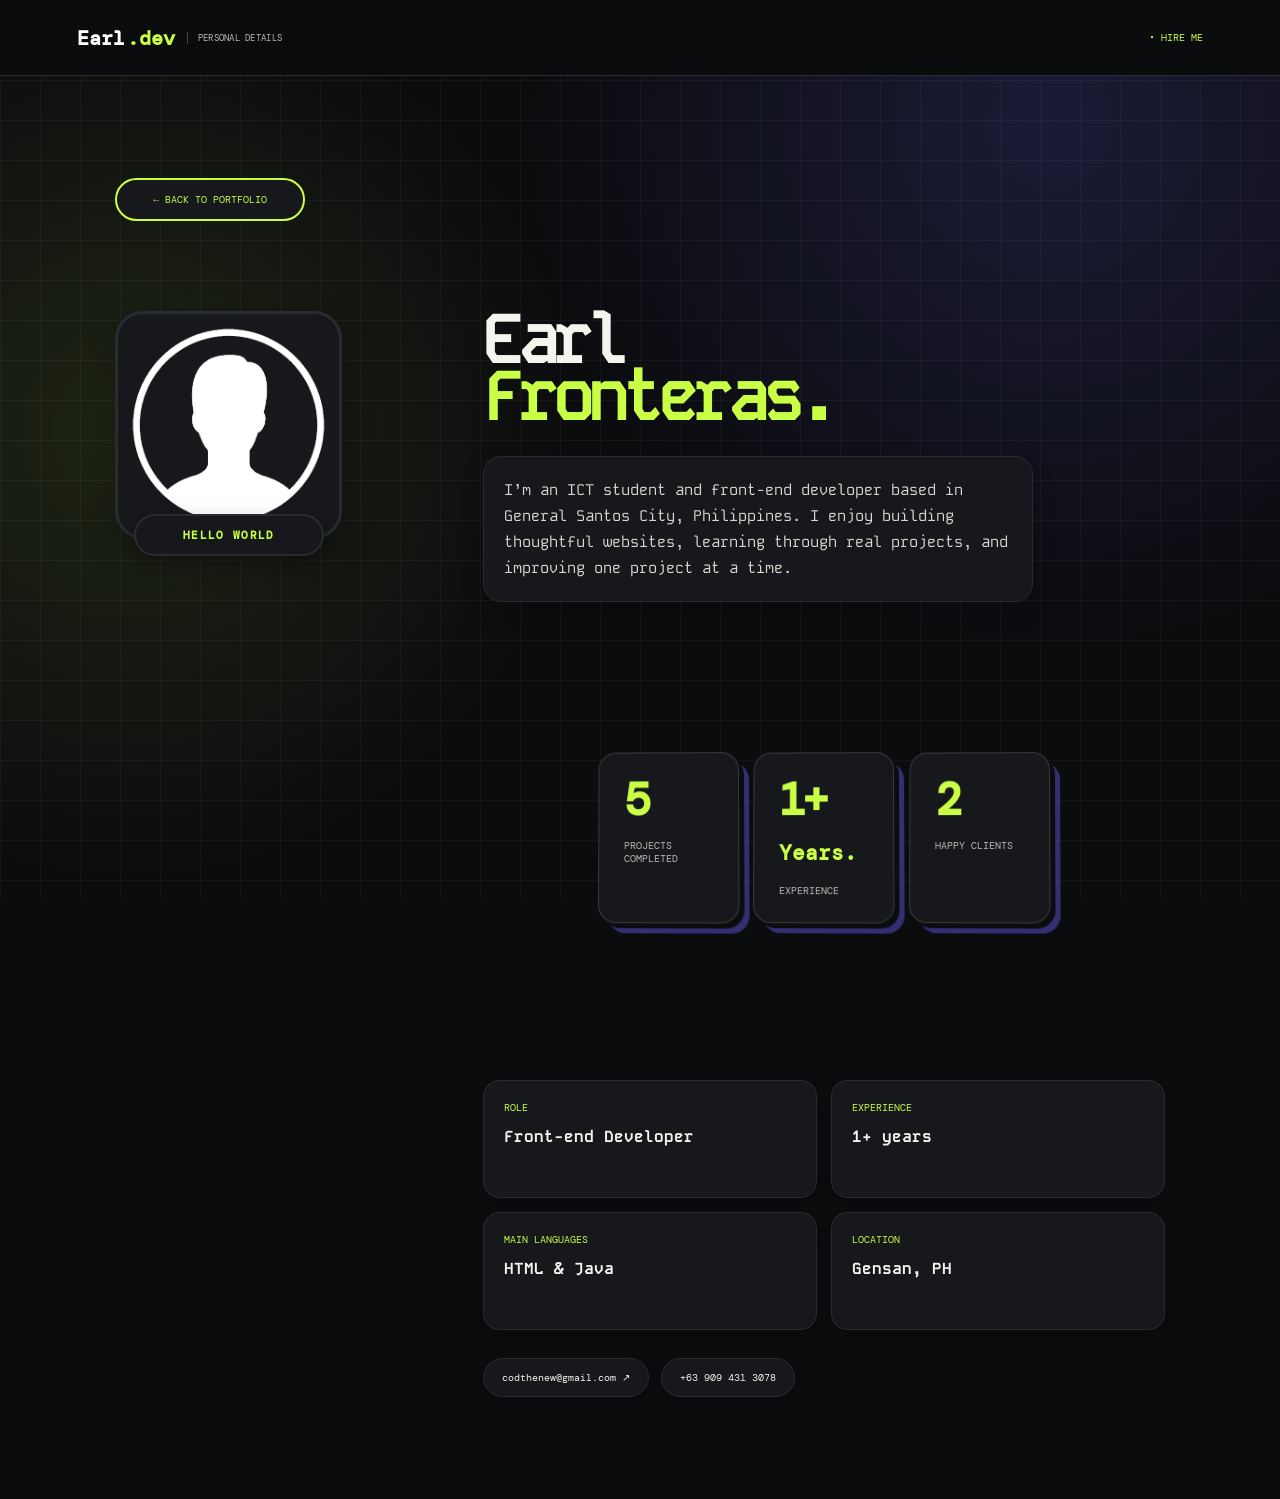
<file: personal-details.html>
<!doctype html>
<html lang="en">
  <head>
    <meta charset="UTF-8" />
    <script>
      try {
        if (localStorage.getItem("portfolio-theme") === "light")
          document.documentElement.classList.add("light-theme");
      } catch {}
    </script>
    <meta name="viewport" content="width=device-width,initial-scale=1" />
    <title>Personal Details |</title>
    <link rel="preconnect" href="https://fonts.googleapis.com" />
    <link rel="preconnect" href="https://fonts.gstatic.com" crossorigin />
    <link
      href="https://fonts.googleapis.com/css2?family=DM+Mono:wght@400;500&family=Kode+Mono:wght@400;500;600;700&family=Manrope:wght@400;600;700;800&display=swap"
      rel="stylesheet"
    />
    <link rel="stylesheet" href="style.css" />
    <style>
      body::after {
        content: "";
        position: fixed;
        z-index: 100;
        inset: 0;
        background: #101113;
        transform: translateX(-101%);
        transition: transform 0.38s cubic-bezier(0.76, 0, 0.24, 1);
        pointer-events: none;
      }
      body.light-theme::after {
        background: #f4f4ee;
      }
      body.page-leaving::after,
      body.page-entering::after {
        transform: translateX(0);
      }
      body.page-leaving header,
      body.page-leaving main {
        opacity: 0;
        transform: translateY(-10px);
        transition:
          opacity 0.22s ease,
          transform 0.22s ease;
      }
      .details-page {
        background-color: #0b0c0e;
      }
      body.light-theme.details-page {
        background-color: #f4f4ee;
      }
      .details-page header {
        border-bottom: 1px solid #282c32;
        background: #0b0c0e;
      }
      body.light-theme.details-page header {
        border-bottom: 1px solid #d0d5cb;
        background: #f4f4ee;
      }
      .details-page .back-link {
        display: inline-flex;
        align-items: center;
        justify-content: center;
        min-width: 190px;
        padding: 13px 18px;
        border: 2px solid #c9ff45;
        border-radius: 999px;
        background: #16181b;
        color: #c9ff45;
        text-decoration: none;
        font: 10px 'DM Mono', monospace;
        text-transform: uppercase;
        transition:
          background 0.22s ease,
          color 0.22s ease,
          transform 0.25s cubic-bezier(0.16, 1, 0.3, 1),
          box-shadow 0.25s ease;
      }
      .details-page .back-link:hover,
      .details-page .back-link:focus-visible {
        background: #c9ff45;
        color: #101113;
        text-decoration: none;
        transform: translateX(-5px) scale(1.04);
        box-shadow: 0 0 20px rgba(201, 255, 69, 0.5);
      }
      .details-page .details-photo {
        padding: 6px;
        border: 3px solid #282c32;
        border-radius: 28px;
        background: #16181b;
        box-shadow: 0 14px 32px rgba(0, 0, 0, 0.28);
      }
      .details-page .profile-hello {
        border: 2px solid #282c32;
        border-radius: 999px;
        background: #16181b;
        box-shadow: 0 8px 22px rgba(0, 0, 0, 0.24);
        color: #c9ff45;
      }
      .details-page .profile-hello:hover,
      .details-page .profile-hello:focus-visible {
        background: #1c1f24;
        border-color: #c9ff45;
        box-shadow: 0 12px 28px rgba(0, 0, 0, 0.3);
      }
      .details-page .details-intro {
        margin: 32px 0;
        padding: 20px;
        border: 1px solid #282c32;
        border-radius: 18px;
        background: #16181b;
        box-shadow: 0 8px 22px rgba(0, 0, 0, 0.18);
        color: #d5d9d1;
      }
      .details-page .achievement-strip,
      .details-page .details-list {
        gap: 14px;
        background: transparent;
      }
      .details-page .achievement-strip article {
        border: 1px solid #282c32;
        border-radius: 18px;
        background: #16181b;
        box-shadow: 0 8px 22px rgba(0, 0, 0, 0.18);
        min-height: 164px;
        padding: 25px;
      }
      .details-page .achievement-strip article:hover {
        border-color: #383d46;
        background: #1c1f24;
        box-shadow: 0 14px 28px rgba(0, 0, 0, 0.26);
        transform: translateY(-4px);
      }
      .details-page .achievement-strip strong {
        font-size: clamp(34px, 3.5vw, 50px);
        color: #c9ff45;
      }
      .details-page .achievement-strip article > span {
        margin-top: 16px;
        font-size: 10px;
        color: #b7bbb5;
      }
      .details-page .details-list div {
        border: 1px solid #282c32;
        border-radius: 16px;
        background: #16181b;
        box-shadow: 0 8px 22px rgba(0, 0, 0, 0.18);
      }
      .details-page .details-contact a {
        padding: 12px 18px;
        border: 1px solid #282c32;
        border-radius: 999px;
        background: #16181b;
        box-shadow: 0 6px 16px rgba(0, 0, 0, 0.18);
        color: #f5f5f0;
        text-decoration: none;
        transition:
          transform 0.25s cubic-bezier(0.16, 1, 0.3, 1),
          background 0.22s ease,
          border-color 0.22s ease,
          color 0.22s ease;
      }
      .details-page .details-contact a:hover,
      .details-page .details-contact a:focus-visible {
        border-color: #c9ff45;
        background: #1c1f24;
        color: #c9ff45;
        transform: translateY(-2px);
      }
      .details-page .details-grid {
        grid-template-columns: minmax(210px, 0.55fr) 1.65fr;
      }

      /* Light mode details page */
      body.light-theme.details-page .logo span,
      body.light-theme.details-page .details-copy h1 span,
      body.light-theme.details-page .achievement-strip strong,
      body.light-theme.details-page .details-list dt,
      body.light-theme.details-page .available {
        color: #4d7310;
      }
      body.light-theme.details-page .details-photo {
        border-color: #d0d5cb;
        background: #e8ebe3;
        box-shadow: 0 10px 24px rgba(44, 52, 42, 0.1);
      }
      body.light-theme.details-page .profile-hello {
        border-color: #d0d5cb;
        background: #e8ebe3;
        color: #243707;
        box-shadow: 0 6px 18px rgba(44, 52, 42, 0.08);
      }
      body.light-theme.details-page .details-intro {
        border-color: #d0d5cb;
        background: #e8ebe3;
        box-shadow: 0 6px 18px rgba(44, 52, 42, 0.08);
        color: #384321;
      }
      body.light-theme.details-page .achievement-strip article {
        border-color: #d0d5cb;
        background: #e8ebe3;
        box-shadow: 0 6px 18px rgba(44, 52, 42, 0.08);
      }
      body.light-theme.details-page .achievement-strip article:hover {
        border-color: #b5bcaf;
        background: #f0f2ec;
        box-shadow: 0 10px 22px rgba(44, 52, 42, 0.12);
      }
      body.light-theme.details-page .achievement-strip article > span {
        color: #354332;
      }
      body.light-theme.details-page .details-list div {
        border-color: #d0d5cb;
        background: #e8ebe3;
        box-shadow: 0 6px 18px rgba(44, 52, 42, 0.08);
      }
      body.light-theme.details-page .details-contact a {
        border-color: #d0d5cb;
        background: #e8ebe3;
        box-shadow: 0 4px 14px rgba(44, 52, 42, 0.08);
        color: #111315;
      }
      body.light-theme.details-page .details-contact a:hover {
        border-color: #4d7310;
        background: #f0f2ec;
        color: #4d7310;
      }

      @media (max-width: 650px) {
        .details-page .details-grid {
          grid-template-columns: 1fr;
        }
        .details-page .achievement-strip article {
          min-height: 122px;
          padding: 22px;
        }
      }

      @media (pointer: fine) {
        body.details-page {
          cursor: none;
        }
        body.details-page a,
        body.details-page button {
          cursor: none;
        }
        .cursor-dot,
        .cursor-ring {
          position: fixed;
          top: 0;
          left: 0;
          z-index: 200;
          pointer-events: none;
          opacity: 0;
          transform: translate(-50%, -50%);
          transition:
            opacity 0.2s ease,
            width 0.25s cubic-bezier(0.16, 1, 0.3, 1),
            height 0.25s cubic-bezier(0.16, 1, 0.3, 1),
            background 0.25s ease,
            border-color 0.25s ease;
        }
        .cursor-dot {
          width: 7px;
          height: 7px;
          border-radius: 50%;
          background: #c9ff45;
          box-shadow: 0 0 12px rgba(201, 255, 69, 0.8);
        }
        .cursor-ring {
          width: 32px;
          height: 32px;
          border: 1.5px solid rgba(255, 255, 255, 0.75);
          border-radius: 50%;
          background: transparent;
        }
        .cursor-dot.is-visible,
        .cursor-ring.is-visible {
          opacity: 1;
        }
        .cursor-ring.is-hovering {
          width: 48px;
          height: 48px;
          border-color: #c9ff45;
          background: rgba(201, 255, 69, 0.12);
        }
      }
    </style>
  </head>
  <body class="details-page page-entering">
    <i class="cursor-dot" aria-hidden="true"></i
    ><i class="cursor-ring" aria-hidden="true"></i>
    <header>
      <a class="logo" href="index.html"
        >Earl<span>.dev</span><span class="role">personal details</span></a
      >
      <a class="available" href="mailto:earlgabfrontz@gmail.com"
        >&bull; HIRE ME</a
      >
    </header>
    <main class="details-main">
      <a class="back-link" href="index.html?from=details"
        >&larr; Back to portfolio</a
      >
      <div class="details-grid">
        <div class="details-photo-wrap">
          <img
            class="details-photo"
            src="profile-cutout.png"
            alt="Portrait of Earl"
          />
          <button
            class="profile-hello"
            type="button"
            aria-label="Animate the Hello World badge"
          >
            HELLO WORLD
          </button>
        </div>
        <div class="details-copy">
          <p class="label"></p>
          <h1>Earl<br /><span>Fronteras.</span></h1>
          <p class="details-intro">
            I&rsquo;m an ICT student and front-end developer based in General
            Santos City, Philippines. I enjoy building thoughtful websites,
            learning through real projects, and improving one project at a time.
          </p>
          <section class="achievement-strip" aria-label="Experience highlights">
            <article>
              <strong class="project-count" data-count-to="10">1</strong
              ><span>Projects completed</span>
            </article>
            <article>
              <strong>1+<span> Years.</span></strong
              ><span>Experience</span>
            </article>
            <article><strong>2</strong><span>Happy clients</span></article>
          </section>
          <dl class="details-list">
            <div>
              <dt>Role</dt>
              <dd>Front-end Developer</dd>
            </div>
            <div>
              <dt>Experience</dt>
              <dd>1+ years</dd>
            </div>
            <div>
              <dt>Main languages</dt>
              <dd>HTML &amp; Java</dd>
            </div>
            <div>
              <dt>Location</dt>
              <dd>Gensan, PH</dd>
            </div>
          </dl>
          <div class="details-contact">
            <a href="mailto:codthenew@gmail.com">codthenew@gmail.com &nearr;</a>
            <a href="tel:09094313078">+63 909 431 3078</a>
          </div>
        </div>
      </div>
    </main>
    <script src="script.js"></script>
  </body>
</html>
</file>
<file: style.css>
/* Hardware-accelerated background layer: single GPU texture, zero repaint on scroll */
body::before{content:"";position:fixed;inset:0;z-index:-1;pointer-events:none;background-color:#0b0c0e;background-image:radial-gradient(circle at 82% 14%,rgba(99,93,241,.18) 0%,transparent 40%),radial-gradient(circle at 10% 48%,rgba(201,255,69,.10) 0%,transparent 36%),linear-gradient(to right,rgba(255,255,255,.035) 1px,transparent 1px),linear-gradient(to bottom,rgba(255,255,255,.035) 1px,transparent 1px);background-size:100% 100%,100% 100%,40px 40px,40px 40px;transform:translateZ(0);will-change:transform}
body.light-theme::before{background-color:#f4f4ee;background-image:radial-gradient(circle at 82% 14%,rgba(99,93,241,.09) 0%,transparent 40%),radial-gradient(circle at 10% 48%,rgba(124,167,44,.09) 0%,transparent 36%),linear-gradient(to right,rgba(17,19,21,.04) 1px,transparent 1px),linear-gradient(to bottom,rgba(17,19,21,.04) 1px,transparent 1px)}
.ticker-track{will-change:transform}
*{box-sizing:border-box}.details-list{grid-template-columns:repeat(2,minmax(0,1fr))}
.card{border-radius:18px}.language{border-radius:16px;overflow:hidden}
body .phone-art{padding:5px}.phone-art img{display:block;width:100%;height:100%;border-radius:17px;object-fit:cover;object-position:top}
.card-bottom a+a{margin-left:14px}
.letter-art{position:absolute;top:18%;right:9%;width:190px;height:140px;padding:22px;background:#f8f7ed;border:3px solid #101113;box-shadow:10px 10px 0 #e85a40;transform:rotate(8deg);transition:transform .35s ease}.letter-art::after{content:"";position:absolute;right:0;bottom:0;border-style:solid;border-width:0 0 54px 88px;border-color:transparent transparent #e85a40 transparent}.letter-art span{font:700 13px 'DM Mono',monospace;letter-spacing:.06em}.letter-art i{position:absolute;left:24px;bottom:20px;color:#e85a40;font-size:38px;font-style:normal}.confession-card:hover .letter-art{transform:rotate(-5deg) translateY(-8px)}.phone-art{position:absolute;top:13%;right:12%;width:145px;height:255px;padding-top:45px;border:5px solid #101113;border-radius:25px;background:#c9ff45;color:#101113;box-shadow:10px 10px 0 #4b45bf;text-align:center;transform:rotate(9deg);transition:transform .35s ease}.phone-art i{position:absolute;top:10px;left:50%;width:55px;height:10px;border-radius:99px;background:#101113;transform:translateX(-50%)}.phone-art strong{display:block;font:700 26px 'DM Mono',monospace}.phone-art em{display:block;margin-top:65px;font:9px 'DM Mono',monospace;font-style:normal;letter-spacing:.08em}.phone-card:hover .phone-art{transform:rotate(0) translateY(-9px)}@media(max-width:650px){.letter-art{right:-18px;opacity:.72}.phone-art{right:-12px;opacity:.72;transform:rotate(9deg) scale(.78);transform-origin:top right}}
.skill-groups{display:grid;grid-template-columns:repeat(2,minmax(0,1fr));gap:42px}.skill-group{padding:24px;border:1px solid #282c32;border-radius:22px;background:#16181b;box-shadow:0 8px 22px rgba(0,0,0,.16);transition:transform .35s cubic-bezier(.16,1,.3,1),border-color .35s ease,box-shadow .35s ease}.skill-group:hover{transform:translateY(-5px);border-color:#383d46;box-shadow:0 14px 30px rgba(0,0,0,.24)}.skill-group h3{margin:0 0 25px;color:#c9ff45;font:700 14px 'DM Mono',monospace;text-transform:uppercase;letter-spacing:.08em}.skill-group .skill-bars{grid-template-columns:1fr;gap:22px}body.light-theme .skill-group{border-color:#d0d5cb;background:#e8ebe3;box-shadow:0 8px 20px rgba(44,52,42,.1)}@media(max-width:650px){.skill-groups{grid-template-columns:1fr;gap:22px}.skill-group{padding:20px}}
.hero-bio{padding:20px;border:1px solid #282c32;border-left:4px solid #c9ff45;border-radius:18px;background:#16181b;box-shadow:0 8px 22px rgba(0,0,0,.22)}body.light-theme .hero-bio{border-color:#d0d5cb;border-left-color:#8bbf24;background:#e8ebe3;box-shadow:0 6px 18px rgba(44,52,42,.08)}
body.details-page .achievement-strip article{border:1px solid #ffffff24;box-shadow:5px 5px 0 #0b0c0d,10px 10px 0 #635df170;transform:perspective(700px) rotateX(2deg) rotateY(-2deg);transform-style:preserve-3d}body.details-page .achievement-strip article:hover{box-shadow:9px 9px 0 #0b0c0d,16px 16px 0 #635df180;transform:perspective(700px) translateY(-7px) rotateX(5deg) rotateY(-5deg) scale(1.04)}
body .hero-bio{cursor:zoom-in;transition:transform .25s cubic-bezier(.16,1,.3,1),background .25s ease,box-shadow .25s ease}body .hero-bio:hover{background:#1c1f24;border-color:#383d46;box-shadow:0 12px 28px rgba(0,0,0,.28);transform:scale(1.02)}body .hero-bio:active{transform:scale(.98)}
.hero h1 .hero-word{-webkit-text-stroke:1px #dfff8d;text-shadow:2px 2px 0 #8eaf33,4px 4px 0 #6d8328,6px 6px 0 #4c5b1e,8px 8px 0 #635df1,12px 12px 18px rgba(0,0,0,.38);transition:text-shadow .3s ease}.hero h1:hover .hero-word{text-shadow:2px 2px 0 #8eaf33,5px 5px 0 #6d8328,8px 8px 0 #4c5b1e,12px 12px 0 #635df1,17px 17px 23px rgba(0,0,0,.45)}@media(max-width:650px){.hero h1 .hero-word{-webkit-text-stroke:0;text-shadow:2px 2px 0 #71872a,4px 4px 0 #635df1,7px 7px 12px rgba(0,0,0,.35)}}
@media(max-width:650px){body .intro-screen{min-height:100dvh;padding:24px 16px}body .intro-kicker{width:min(100%,320px);height:40px;font-size:clamp(22px,8vw,32px);white-space:nowrap}body .intro-progress{width:min(250px,74vw);margin-top:22px}}
#work .github-activity{display:block;width:100%;max-width:900px;padding:18px;border-radius:14px;background:#17181b}#work .github-activity svg{vertical-align:middle;margin-right:7px}#work .github-activity-label{vertical-align:middle}#work .github-activity-label b{margin-left:7px;font-size:15px}.github-chart{display:block;width:100%;min-height:118px;margin-top:16px;border-radius:8px;background:#101113;object-fit:contain}body.light-theme #work .github-activity{background:#c3c6c2}body.light-theme .github-chart{background:#ced1cd}
html body.light-theme{background:#ced1cd;color:#17191a}html body.light-theme header,html body.light-theme nav{background:#ced1cd}html body.light-theme .skills-section{background:transparent}
.details-photo-wrap{position:relative;width:min(100%,330px)}.details-photo-wrap .details-photo{display:block;width:100%}.profile-hello{position:absolute;left:50%;bottom:-17px;z-index:2;min-width:190px;padding:12px 20px;border:2px solid #101113;border-radius:999px;background:#c9ff45;color:#101113;box-shadow:5px 5px 0 #635df1;transform:translateX(-50%);cursor:pointer;font:700 11px 'DM Mono',monospace;letter-spacing:.12em;text-align:center;white-space:nowrap;transition:transform .25s cubic-bezier(.16,1,.3,1),box-shadow .25s ease,background .25s ease}.profile-hello:hover,.profile-hello:focus-visible{background:#f5f5f0;box-shadow:8px 8px 0 #635df1;transform:translateX(-50%) translateY(-6px) rotate(-2deg);outline:none}.profile-hello.is-popping{animation:hello-pop .55s cubic-bezier(.16,1,.3,1)}@keyframes hello-pop{35%{transform:translateX(-50%) translateY(-14px) rotate(4deg) scale(1.14)}70%{transform:translateX(-50%) translateY(2px) rotate(-2deg) scale(.96)}100%{transform:translateX(-50%)}}@media(max-width:650px){.details-photo-wrap{width:min(72vw,290px)}.profile-hello{min-width:170px;padding:10px 16px;font-size:10px}}
header{position:relative;top:auto;z-index:auto;background:transparent}header>.theme-toggle{margin-left:auto;margin-right:18px}nav{position:fixed;top:10px;left:50%;z-index:30;display:flex;gap:3px;padding:6px;border:1px solid #282c32;border-radius:999px;background:#131518;box-shadow:0 8px 24px rgba(0,0,0,.35);transform:translateX(-50%)}body.is-loading nav{display:none}nav a{width:auto;min-width:57px;height:38px;padding:0 12px}html body.light-theme nav{border-color:#ced3ca;background:#e2e6df;box-shadow:0 6px 20px rgba(44,52,42,.12)}
html{scroll-behavior:smooth;scroll-padding-top:76px}
body{margin:0;overflow-x:hidden;background:#101113;color:#f5f5f0;font-family:"Kode Mono",monospace;touch-action:pan-y;transition:background-color .5s ease,color .5s ease}
.skip-link{position:fixed;z-index:20;top:12px;left:12px;padding:10px 14px;background:#c9ff45;color:#101113;text-decoration:none;font:10px 'DM Mono',monospace;text-transform:uppercase;transform:translateY(-150%);transition:transform .2s ease}.skip-link:focus{transform:translateY(0);outline:2px solid #fff;outline-offset:2px}a:focus-visible,button:focus-visible{outline:2px solid #c9ff45;outline-offset:4px}
body.is-loading{overflow:hidden}.intro-screen{position:fixed;z-index:10;inset:0;display:grid;place-content:center;text-align:center;background:#101113;transition:opacity .6s ease,visibility .6s ease}.intro-kicker{position:relative;width:min(360px,78vw);height:44px;margin:0;color:#c9ff45;font:700 clamp(25px,5vw,46px) 'DM Mono',monospace;letter-spacing:-.07em}.intro-kicker span{position:absolute;inset:0;display:grid;place-items:center;opacity:0;animation:welcome-cycle 2s ease forwards}.intro-kicker span:nth-child(2){animation-delay:2s}.intro-kicker span:nth-child(3){animation-delay:4s}.intro-kicker span:nth-child(4){animation-delay:6s}.intro-kicker span:nth-child(5){animation-delay:8s}.intro-kicker span:nth-child(6){animation-delay:10s}.intro-kicker span:nth-child(7){animation-delay:12s}.intro-progress{width:min(270px,65vw);height:2px;margin:30px auto 0;background:#ffffff29;overflow:hidden}.intro-progress i{display:block;width:100%;height:100%;background:#c9ff45;transform:translateX(-100%);animation:intro-load 15s cubic-bezier(.16,1,.3,1) forwards}.intro-screen.is-hidden{opacity:0;visibility:hidden;pointer-events:none}@keyframes intro-load{to{transform:translateX(0)}}@keyframes welcome-cycle{0%{opacity:0;transform:translateY(5px)}12%,88%{opacity:1;transform:translateY(0)}100%{opacity:0;transform:translateY(-5px)}}
header{height:76px;padding:0 6vw;border-bottom:1px solid #ffffff29;display:flex;align-items:center;justify-content:space-between}
.logo{display:flex;align-items:center;gap:2px;color:#fff;text-decoration:none;font:700 20px 'DM Mono',monospace}.logo .role{margin-left:10px;padding-left:10px;border-left:1px solid #ffffff3d;color:#b7bbb5;font:9px 'DM Mono',monospace;text-transform:uppercase;letter-spacing:.03em}header,.logo,.logo .role,.label,.intro,.hero-bio,.terminal,.terminal-head,.output,.language,footer{transition:background-color .5s ease,color .5s ease,border-color .5s ease}
.logo span,h1 span,.green,.section-title span{color:#c9ff45}
nav{display:flex;gap:3px}
nav a,.available,.label{font:10px 'DM Mono',monospace;text-transform:uppercase;color:#b7bbb5;text-decoration:none}
nav a{display:grid;place-items:center;width:auto;min-width:57px;height:38px;padding:0 12px;border:1px solid transparent;border-radius:999px;transition:color .25s ease,background-color .25s ease,border-color .25s ease,box-shadow .25s ease,transform .25s cubic-bezier(.16,1,.3,1)}nav a:hover,nav a:focus-visible{border-color:rgba(255,255,255,.36);background:rgba(255,255,255,.22);color:#fff;box-shadow:inset 0 1px 0 rgba(255,255,255,.36),0 5px 14px rgba(0,0,0,.16);transform:translateY(-1px);outline:none}body.light-theme nav a:hover,body.light-theme nav a:focus-visible{border-color:rgba(255,255,255,.75);background:rgba(255,255,255,.54);color:#111315;box-shadow:inset 0 1px 0 rgba(255,255,255,.86),0 5px 14px rgba(43,52,42,.12)}
.theme-toggle{width:34px;height:34px;padding:0;border:1px solid #ffffff44;border-radius:50%;background:transparent;color:#c9ff45;cursor:pointer;font-size:17px;transition:background .2s ease,color .2s ease,transform .2s ease}.theme-toggle:hover{background:#c9ff45;color:#101113;transform:rotate(20deg)}
.available{color:#c9ff45}
.hero,section{padding:9vw}
.hero{min-height:calc(100vh - 76px)}
.label{margin:0}
.hero-grid{display:grid;grid-template-columns:1.1fr .9fr;gap:7vw;align-items:center;margin:11vh 0}
.hero h1,#contact h2{font-size:clamp(44px,6vw,92px);line-height:.84;letter-spacing:-.08em;margin:0}
.hero-title{display:flex;flex-direction:column;align-items:flex-start}.hero-word{display:block;color:inherit;white-space:nowrap;opacity:0;transition:opacity .3s ease,transform .85s cubic-bezier(.16,1,.3,1)}.hero-word-front{transform:translateX(-110%)}.hero-word-developer{transform:translateX(110%);transition-delay:.12s}.intro-complete .hero-word{opacity:1;transform:translateX(0)}.hero-bio{max-width:560px;margin:28px 0 0;color:#b7bbb5;font-size:clamp(12px,1.05vw,15px);line-height:1.7}.portrait-wrap{display:grid;place-items:center}.profile-photo{width:clamp(190px,27vw,360px);aspect-ratio:1;object-fit:cover;border-radius:50%;border:4px solid #c9ff45;box-shadow:12px 12px 0 #635df1;opacity:0;transform:translateX(90px) rotate(6deg);transition:opacity .35s ease,transform .8s cubic-bezier(.16,1,.3,1);cursor:pointer}.intro-complete .profile-photo{opacity:1;transform:translateX(0) rotate(0)}.intro-complete .portrait-wrap:hover .profile-photo{transform:scale(1.1) rotate(-3deg);box-shadow:18px 18px 0 #635df1}
.portrait-wrap{position:relative}.profile-stats{position:absolute;right:-4%;bottom:-8px;display:grid;gap:9px;z-index:2;opacity:0;transform:translateX(35px);transition:opacity .4s ease .45s,transform .55s cubic-bezier(.16,1,.3,1) .45s}.intro-complete .profile-stats{opacity:1;transform:translateX(0)}.intro-complete .portrait-wrap:hover .profile-stats{transform:translateX(0) scale(1.06)}.profile-stats p{margin:0;padding:11px 15px;background:#f5f5f0;color:#101113;border:1px solid #1011131f;border-radius:4px;box-shadow:5px 5px 0 #1011131c;font:600 10px 'DM Mono',monospace;text-transform:uppercase;white-space:nowrap;transition:transform .2s ease,box-shadow .2s ease}.profile-stats p:hover{transform:scale(1.06);box-shadow:7px 7px 0 #635df1}.profile-stats b{display:inline-grid;place-items:center;width:18px;height:18px;margin-right:8px;border-radius:50%;background:#101113;color:#c9ff45;font-size:9px;vertical-align:middle}
.terminal{padding:18px 25px;background:#1c1e21;border:1px solid #ffffff25;box-shadow:10px 10px #c9ff45;font:11px/1.7 'DM Mono',monospace;color:#f5f5f0}
.terminal-head{margin:-18px -25px 18px;padding:8px 12px;border-bottom:1px solid #ffffff25;color:#91968e;font-size:9px}
.terminal-head i{display:inline-block;width:7px;height:7px;background:#f15b50;border-radius:50%;margin-right:5px}
.terminal-head i:nth-child(2){background:#f3c85b}.terminal-head i:nth-child(3){background:#c9ff45}
.output{color:#9ba399;margin-left:15px}.terminal em{display:inline-block;background:#c9ff45;width:8px;height:14px;vertical-align:middle}
.intro{border-top:1px solid #ffffff29;padding-top:18px;max-width:100%;font-size:13px;color:#b7bbb5}.intro a{float:right;color:#c9ff45;text-decoration:none;font:10px 'DM Mono',monospace}
.ticker{overflow:hidden;white-space:nowrap;padding:32px 0;position:relative;display:flex;align-items:center;mask-image:linear-gradient(90deg,transparent,#000 5%,#000 95%,transparent);-webkit-mask-image:linear-gradient(90deg,transparent,#000 5%,#000 95%,transparent)}.ticker-track{display:flex;align-items:center;width:max-content;will-change:transform;animation:ticker-loop 24s linear infinite}.ticker:hover .ticker-track{animation-play-state:paused}@keyframes ticker-loop{from{transform:translateX(0)}to{transform:translateX(-50%)}}.ticker-item{position:relative;display:inline-flex;flex-direction:column;align-items:center;justify-content:center;padding:8px 32px;flex-shrink:0;user-select:none;cursor:pointer;transition:transform .25s cubic-bezier(.16,1,.3,1)}.ticker-item:hover{transform:translateY(-4px) scale(1.15)}.ticker-item img{width:42px;height:42px;object-fit:contain;vertical-align:middle;transition:transform .25s ease}.ticker-item span{position:absolute;bottom:-24px;left:50%;transform:translateX(-50%) translateY(-3px);opacity:0;pointer-events:none;color:#c9ff45;font:700 11px 'DM Mono',monospace;letter-spacing:.08em;white-space:nowrap;transition:opacity .2s ease,transform .2s cubic-bezier(.16,1,.3,1)}.ticker-item:hover span{opacity:1;transform:translateX(-50%) translateY(0)}body.light-theme .ticker-item:hover{color:#635df1}body.light-theme .ticker-item span{color:#4d7310}@media(max-width:650px){.ticker{padding:22px 0}.ticker-item{padding:6px 18px}.ticker-item img{width:32px;height:32px}.ticker-item span{font-size:10px;bottom:-20px}}@media(prefers-reduced-motion:reduce){.ticker-track{animation:none}}
section>.label{border-bottom:1px solid #ffffff29;padding-bottom:15px;margin-bottom:50px}
.work-heading{display:flex;align-items:end;justify-content:space-between;gap:40px;margin:-10px 0 55px}.work-heading h2{margin:0;font-size:clamp(42px,6.3vw,88px);letter-spacing:-.1em;line-height:.86}.work-heading h2 span{color:#c9ff45}.work-heading p{max-width:300px;margin:0;color:#aab0a5;font:11px/1.7 'DM Mono',monospace;text-transform:uppercase}.scroll-reveal-left,.scroll-reveal-right{opacity:0;transition:opacity .35s ease,transform .8s cubic-bezier(.16,1,.3,1)}.scroll-reveal-left{transform:translateX(-90px)}.scroll-reveal-right{transform:translateX(90px)}.scroll-reveal-left.is-revealed,.scroll-reveal-right.is-revealed{opacity:1;transform:translateX(0)}.works{display:grid;grid-template-columns:1fr 1fr;gap:20px}.card{position:relative;min-height:280px;padding:20px;display:flex;flex-direction:column;justify-content:space-between;overflow:hidden;transition:transform .25s ease,box-shadow .25s ease}.card:hover{z-index:1;transform:scale(1.025);box-shadow:0 0 26px rgba(201,255,69,.7)}.card:first-child{grid-column:span 2;min-height:330px}.card small,.card p,.card-top span,.card a{font:10px 'DM Mono',monospace}.card-top{position:relative;z-index:2;display:flex;justify-content:space-between;gap:15px}.card-top span{opacity:.7}.card-bottom{position:relative;z-index:2;display:flex;align-items:end;justify-content:space-between;gap:24px}.card h2{font-size:clamp(30px,4.2vw,58px);letter-spacing:-.1em;line-height:.78;margin:0}.card-bottom>div{width:min(210px,43%)}.card p{margin:0 0 13px;line-height:1.55}.card a{display:inline-block;color:inherit;text-decoration:none;border-bottom:1px solid currentColor;padding-bottom:4px;text-transform:uppercase}.card a b{font-size:14px;margin-left:7px}.work-note{margin:22px 0 0;color:#aab0a5;font:10px 'DM Mono',monospace;letter-spacing:.04em}.github-activity{display:inline-flex;align-items:center;gap:9px;margin-top:16px;padding:12px 15px;border:1px solid #ffffff45;color:#f5f5f0;text-decoration:none;font:10px 'DM Mono',monospace;text-transform:uppercase;transition:background .2s ease,color .2s ease,transform .2s ease}.github-activity:hover,.github-activity:focus-visible{background:#c9ff45;color:#101113;transform:translateY(-3px);outline:none}.github-activity svg{width:18px;height:18px;fill:currentColor}.github-activity span{font-size:15px}
/* .works filter removed for 60fps performance */
.purple{background:#635df1;color:#101113}.white{background:#e8e9df;color:#101113}.orange{background:#e85a40;color:#101113}
.calculator{isolation:isolate}.calculator-art{position:absolute;z-index:0;right:11%;top:50%;width:250px;padding:20px;background:#27283c;border:3px solid #101113;border-radius:20px;box-shadow:12px 12px 0 #4b45bf;transform:translateY(-50%) rotate(10deg);opacity:.75;transition:transform .45s cubic-bezier(.16,1,.3,1),opacity .3s ease}.calculator:hover .calculator-art{transform:translateY(-60%) rotate(4deg);opacity:1}.calc-screen{display:block;height:55px;margin-bottom:18px;padding:13px;text-align:right;border:3px solid #101113;border-radius:7px;background:#c9ff45;font:15px 'DM Mono',monospace}.calc-keys{display:grid;grid-template-columns:repeat(3,1fr);gap:10px}.calc-keys i{height:36px;border:2px solid #101113;border-radius:7px;background:#a8a4ff}.calc-keys i:nth-child(3n){background:#c9ff45}.health-art{position:absolute;right:10%;top:18%;width:150px;height:150px;border:13px solid #c9ff45;border-left-color:#101113;border-radius:50%;display:grid;place-content:center;text-align:center;transform:rotate(-25deg);transition:transform .4s ease}.health:hover .health-art{transform:rotate(30deg) scale(1.1)}.health-art strong{font-size:48px;letter-spacing:-.1em;line-height:.8}.health-art em{font:8px 'DM Mono',monospace;font-style:normal;margin-top:8px}.archive-art{position:absolute;right:-18px;top:61px;display:grid;grid-template-columns:repeat(2,100px);gap:8px;transform:rotate(12deg);transition:transform .4s ease}.archive:hover .archive-art{transform:rotate(0) translate(-12px,8px)}.archive-art i{display:grid;place-items:center;width:100px;height:86px;background:#101113;color:#e85a40;font:24px 'DM Mono',monospace;font-style:normal}.archive-art i:nth-child(2),.archive-art i:nth-child(3){background:#c9ff45;color:#101113}@media(max-width:650px){.work-heading{display:block;margin-bottom:40px}.work-heading p{margin-top:22px}.calculator-art{right:-20px;width:190px;padding:14px;opacity:.5}.calc-screen{height:42px;margin-bottom:12px;padding:9px;font-size:12px}.calc-keys{gap:7px}.calc-keys i{height:27px}.card-bottom{display:block}.card-bottom>div{width:100%;margin-top:22px}.health-art{right:7%;top:18%;width:130px;height:130px}.archive-art{top:60px}.work-note{line-height:1.6}}
.section-title{font-size:clamp(40px,6vw,85px);line-height:.9;letter-spacing:-.09em;margin:0 0 50px}
.language-grid{display:grid;grid-template-columns:repeat(3,1fr);gap:18px}.language{min-height:230px;padding:25px;border:1px solid #282c32;border-radius:18px;background:#16181b;box-shadow:0 8px 22px rgba(0,0,0,.18);color:#f5f5f0;transition:transform .35s cubic-bezier(.16,1,.3,1),border-color .35s ease,box-shadow .35s ease,background .35s ease}.language:hover{position:relative;z-index:1;transform:translateY(-6px);border-color:#383d46;background:#1c1f24;box-shadow:0 14px 28px rgba(0,0,0,.26)}.language b{display:grid;place-items:center;width:75px;height:75px;border:1px solid #282c32;border-radius:20px;background:#1c1f24!important;box-shadow:0 4px 12px rgba(0,0,0,.2);font:700 28px 'DM Mono',monospace;color:#fff}.language h3{font-size:24px;margin:30px 0 5px;color:#f5f5f0}.language p{font:10px 'DM Mono',monospace;color:#aab0a5;text-transform:uppercase}
.html b{background:#e44d26}.css b{background:#264de4}.react b{background:#20232a}.python b{background:#3776ab}.java b{background:#f5f5f0}
.language-logo{display:block;width:48px;height:48px;object-fit:contain}.react b{background:#20232a}.python b{background:#3776ab}.java b{background:#f5f5f0}
.skills-section{background:transparent}.skills-heading{display:flex;align-items:end;justify-content:space-between;gap:40px}.skills-heading .section-title{margin-bottom:50px}.skills-heading p{max-width:300px;margin:0 0 50px;color:#aab0a5;font:10px/1.7 'DM Mono',monospace;text-transform:uppercase}.skill-bars{display:grid;grid-template-columns:repeat(2,minmax(0,1fr));gap:28px 42px}.skill-bar-label{display:flex;justify-content:space-between;align-items:center;margin-bottom:11px;font:11px 'DM Mono',monospace;text-transform:uppercase}.skill-bar-label strong{color:#c9ff45;font-weight:500}.skill-bar-track{height:22px;padding:4px;border:1px solid rgba(255,255,255,.16);border-radius:999px;background:rgba(255,255,255,.09);box-shadow:inset 0 1px 3px rgba(0,0,0,.2),0 1px 0 rgba(255,255,255,.14);overflow:hidden}.skill-bar-track i{display:block;width:var(--level);height:100%;border-radius:999px;background:linear-gradient(90deg,#a9dd32,#c9ff45 65%,#ecffc4);box-shadow:inset 0 1px 0 rgba(255,255,255,.48),0 0 12px rgba(201,255,69,.35);transform:scaleX(0);transform-origin:left}.skills-section.is-filled .skill-bar-track i{animation:skill-fill 1.1s cubic-bezier(.16,1,.3,1) both}.skill-bar:nth-child(2) i{animation-delay:.08s}.skill-bar:nth-child(3) i{animation-delay:.16s}.skill-bar:nth-child(4) i{animation-delay:.24s}.skill-bar:nth-child(5) i{animation-delay:.32s}.skill-bar:nth-child(6) i{animation-delay:.4s}@keyframes skill-fill{to{transform:scaleX(1)}}body.light-theme .skills-section{background:transparent}body.light-theme .skill-bar-track{border-color:rgba(255,255,255,.65);background:rgba(255,255,255,.35);box-shadow:inset 0 1px 3px rgba(69,78,67,.12),0 1px 0 rgba(255,255,255,.68)}@media(prefers-reduced-motion:reduce){.skill-bar-track i{transform:scaleX(1)}.skills-section.is-filled .skill-bar-track i{animation:none}}@media(max-width:650px){.skills-heading{display:block}.skills-heading .section-title{margin-bottom:24px}.skills-heading p{margin:0 0 36px}.skill-bars{grid-template-columns:1fr;gap:20px}}
.scroll-letter{display:inline-block;opacity:0;transform:translateY(.55em) rotate(3deg);transition:opacity .45s ease,transform .55s cubic-bezier(.16,1,.3,1);transition-delay:var(--letter-delay)}.letters-visible .scroll-letter{opacity:1;transform:translateY(0) rotate(0)}.skills-heading .section-title{cursor:pointer}.skills-heading .section-title:focus-visible{outline:2px solid #c9ff45;outline-offset:10px}.skills-heading .section-title.letters-scattered .scroll-letter{opacity:1;transform:translate(var(--scatter-x),var(--scatter-y)) rotate(var(--scatter-rotate)) scale(var(--scatter-scale));transition:opacity .3s ease,transform .85s cubic-bezier(.16,1,.3,1);transition-delay:var(--scatter-delay)}.skills-heading .section-title.letters-arranged .scroll-letter{opacity:1;transform:translate(0) rotate(0) scale(1);transition:opacity .3s ease,transform .85s cubic-bezier(.16,1,.3,1);transition-delay:var(--scatter-delay)}.skills-heading .section-title.letters-scattered .scroll-letter:hover{color:#635df1}@media(prefers-reduced-motion:reduce){.scroll-letter,.scroll-reveal-left,.scroll-reveal-right,.skills-heading .section-title.letters-scattered .scroll-letter,.skills-heading .section-title.letters-arranged .scroll-letter{opacity:1;transform:none;animation:none;transition:none}}
#contact{background:#c9ff45;color:#101113;min-height:550px}#contact .label{border-color:#10111344;color:#384321}#contact h2{margin:14vh 0 50px}#contact h2 span{color:#635df1}.mail{display:block;width:max-content;max-width:100%;color:#101113;text-decoration:none;border-bottom:2px solid;padding-bottom:8px;font:clamp(15px,2vw,26px) 'DM Mono',monospace;overflow-wrap:anywhere}.phone{display:block;color:#101113;text-decoration:none;font:13px 'DM Mono',monospace;margin-top:22px}.social-links{display:flex;gap:10px;margin-top:16px}.social-links a{display:inline-grid;place-items:center;width:42px;height:42px;border:1px solid #101113;border-radius:50%;color:#101113;text-decoration:none;font-size:0;transition:background .2s ease,color .2s ease,transform .2s ease}.social-links a:hover,.social-links a:focus-visible{background:#101113;color:#c9ff45;transform:translateY(-3px) scale(1.08);outline:none}.social-links svg{width:18px;height:18px;fill:currentColor}.social-links svg rect,.social-links svg circle{fill:none;stroke:currentColor;stroke-width:2}
footer{display:flex;justify-content:space-between;padding:20px 6vw;color:#aab0a5;font:9px 'DM Mono',monospace}
section[id]{scroll-margin-top:76px}
@media(min-width:651px) and (max-width:960px){header{padding:0 5vw}.hero,section{padding:8vw 6vw}.hero-grid{gap:4vw}.hero-bio{font-size:12px}.profile-photo{width:min(31vw,290px)}.works{gap:16px}.language-grid{grid-template-columns:repeat(2,1fr)}.skills-section .skill-bars{gap:24px}body .details-main{padding:8vw 6vw}body .details-grid{gap:7vw}}
body.light-theme{background:#f4f4ed;color:#111315}body.light-theme header,body.light-theme section>.label{border-color:#1113152b}body.light-theme .logo{color:#111315}body.light-theme nav a,body.light-theme .label{color:#5d625c}body.light-theme .theme-toggle{border-color:#11131544;color:#384321}body.light-theme .hero-bio,body.light-theme .intro{color:#5d625c}body.light-theme .terminal{background:#e7e8df;border-color:#1113152b;color:#111315}body.light-theme .terminal-head{border-color:#1113152b;color:#62685f}body.light-theme .output{color:#5d625c}body.light-theme .language{border-color:#d0d5cb;background:#e8ebe3;box-shadow:0 6px 18px rgba(44,52,42,.08)}body.light-theme .language.js{color:#111315}body.light-theme .language h3{color:#111315}body.light-theme .language p,body.light-theme .language.js p{color:#5d625c}body.light-theme .language b{border-color:#ced3ca;background:#f0f2ec!important;box-shadow:0 4px 10px rgba(44,52,42,.08)}body.light-theme footer{color:#5d625c}body.light-theme .hero h1 .hero-word{color:#436315;-webkit-text-stroke:1px #2a3e0d;text-shadow:2px 2px 0 #82a838,4px 4px 0 #607d2a,6px 6px 0 #42571d,8px 8px 0 #5b55d9,12px 12px 18px rgba(0,0,0,.12)}body.light-theme .intro-screen{background:#101113;color:#f5f5f0}
@media(max-width:650px){html{scroll-padding-top:64px}section[id]{scroll-margin-top:64px}header{height:64px;padding:0 7vw}nav{display:none}.available{font-size:8px}.logo .role{display:none}.theme-toggle{margin-left:auto;margin-right:12px}.hero,section{padding:20vw 7vw}.hero{min-height:calc(100vh - 64px)}.hero-grid{grid-template-columns:1fr;margin:12vh 0 7vh;gap:9vh}.hero h1,#contact h2{font-size:clamp(36px,11vw,56px)}.hero-bio{margin-top:20px;font-size:11px;line-height:1.65}.profile-photo{width:min(68vw,260px);border-width:3px;box-shadow:7px 7px 0 #635df1}.intro{font-size:11px}.works,.language-grid{grid-template-columns:1fr}.card:first-child{grid-column:auto}.card,.card:first-child{min-height:260px}.language{min-height:160px}.language h3{margin:16px 0 5px}footer span:nth-child(2){display:none}}
@media(max-width:650px){.profile-stats{right:-3vw;bottom:-40px;gap:6px}.profile-stats p{padding:8px 10px;font-size:8px}.profile-stats b{width:15px;height:15px;margin-right:5px;font-size:7px}}
.intro-kicker{position:relative;width:min(360px,78vw);height:44px;margin:0;color:#c9ff45;font-size:clamp(25px,5vw,46px);letter-spacing:-.07em}.intro-kicker span{position:absolute;inset:0;display:grid;place-items:center;opacity:0;animation:welcome-cycle 2s ease forwards}.intro-kicker span:nth-child(2){animation-delay:2s}.intro-kicker span:nth-child(3){animation-delay:4s}.intro-kicker span:nth-child(4){animation-delay:6s}.intro-kicker span:nth-child(5){animation-delay:8s}.intro-kicker span:nth-child(6){animation-delay:10s}.intro-kicker span:nth-child(7){animation-delay:12s}.intro-progress{margin-top:24px}.intro-progress i{animation-duration:15s}@media(max-width:650px){.intro-kicker{font-size:clamp(24px,8vw,36px)}}
.intro-kicker{width:min(400px,88vw);height:58px;font-size:clamp(18px,4.8vw,38px);letter-spacing:-.055em}.intro-kicker span{padding:0 20px;border:1px solid #282c32;border-radius:999px;background:#16181b;box-shadow:0 8px 24px rgba(0,0,0,.3);color:#eaffbb;white-space:nowrap}@media(max-width:650px){.intro-kicker{width:min(340px,88vw);height:50px;font-size:clamp(17px,7vw,30px)}.intro-kicker span{padding:0 14px;border-radius:999px}}
.details-button{display:inline-flex;align-items:center;justify-content:space-between;gap:34px;min-width:210px;margin-top:25px;padding:14px 20px;border:2px solid #c9ff45;border-radius:999px;color:#c9ff45;text-decoration:none;font:10px 'DM Mono',monospace;text-transform:uppercase;transition:background .2s ease,color .2s ease,transform .25s cubic-bezier(.16,1,.3,1),box-shadow .25s ease}.details-button span{font-size:17px;line-height:.5;transition:transform .2s ease}.details-button:hover,.details-button:focus-visible{background:#c9ff45;color:#101113;transform:translateY(-3px) scale(1.07);box-shadow:0 0 22px rgba(201,255,69,.55);outline:none}.details-button:hover span{transform:translateX(4px)}.details-page{min-height:100vh;background:#101113;color:#f5f5f0}.details-page header{padding:0 6vw}.details-main{padding:8vw 9vw}.back-link{display:inline-flex;align-items:center;gap:9px;color:#c9ff45;text-decoration:none;font:10px 'DM Mono',monospace;text-transform:uppercase}.back-link:hover,.back-link:focus-visible{text-decoration:underline;outline:none}.details-grid{display:grid;grid-template-columns:minmax(220px,.7fr) 1.3fr;gap:min(11vw,150px);align-items:start;margin-top:10vh}.details-photo{width:min(100%,330px);aspect-ratio:1;object-fit:cover;border:4px solid #c9ff45;box-shadow:14px 14px 0 #635df1}.details-copy h1{margin:0;font-size:clamp(40px,5.5vw,80px);line-height:.8;letter-spacing:-.1em}.details-intro{max-width:550px;margin:32px 0;color:#b7bbb5;font-size:clamp(13px,1.2vw,16px);line-height:1.7}.achievement-strip{display:grid;grid-template-columns:repeat(3,1fr);gap:1px;margin-top:34px;background:#ffffff24}.achievement-strip article{min-height:124px;padding:18px;background:#17181b;transition:background .25s ease,color .25s ease,transform .25s ease,box-shadow .25s ease}.achievement-strip article:hover{position:relative;z-index:1;background:#c9ff45;color:#101113;transform:scale(1.08);box-shadow:0 0 28px rgba(201,255,69,.7)}.achievement-strip strong{display:block;color:#c9ff45;font:700 clamp(27px,3vw,42px)/1 'DM Mono',monospace;letter-spacing:-.08em;transition:color .25s ease}.achievement-strip article:hover strong{color:#101113}.achievement-strip strong span{font-size:.46em;letter-spacing:0}.achievement-strip article>span{display:block;margin-top:12px;color:#aab0a5;font:9px 'DM Mono',monospace;text-transform:uppercase;line-height:1.35;transition:color .25s ease}.achievement-strip article:hover>span{color:#384321}.details-list{display:grid;grid-template-columns:repeat(2,minmax(0,1fr));gap:1px;margin-top:42px;background:#ffffff24}.details-list div{min-height:118px;padding:20px;background:#101113}.details-list dt{color:#c9ff45;font:10px 'DM Mono',monospace;text-transform:uppercase}.details-list dd{margin:12px 0 0;font-size:16px;font-weight:700}.details-contact{display:flex;flex-wrap:wrap;gap:12px;margin-top:28px}.details-contact a{color:#f5f5f0;text-decoration:none;font:10px 'DM Mono',monospace}.details-contact a:hover,.details-contact a:focus-visible{color:#c9ff45;outline:none}@media(max-width:650px){.details-page header{padding:0 7vw}.details-main{padding:16vw 7vw}.details-grid{grid-template-columns:1fr;gap:55px;margin-top:8vh}.details-photo{width:min(72vw,290px)}.achievement-strip{grid-template-columns:1fr}.achievement-strip article{min-height:88px}.details-list{grid-template-columns:1fr}.details-list div{min-height:90px}}

.kode-mono {
  font-family: "Kode Mono", monospace;
  font-optical-sizing: auto;
  font-weight: 400;
  font-style: normal;
}

@media (max-width: 650px) {
  body .intro-screen {
    grid-template-columns: minmax(0, 1fr);
    place-items: center;
  }

  body .intro-kicker {
    width: min(400px, 100%);
  }

  .intro-kicker span:nth-child(6),
  .intro-kicker span:nth-child(7) {
    letter-spacing: 0;
    animation-duration: 1.8s;
  }

  .intro-kicker span:nth-child(7) {
    animation-delay: 12.2s;
  }

  html,
  body {
    max-width: 100%;
    overflow-x: clip;
  }

  .hero,
  section {
    padding: 64px 7vw;
  }

  .hero-grid {
    gap: 56px;
    margin: 52px 0 36px;
  }

  .scroll-reveal-left,
  .scroll-reveal-right {
    transform: none;
  }

  .hero h1 .hero-word {
    transform: translateX(0);
  }

  .work-heading h2,
  .section-title {
    font-size: clamp(30px, 10vw, 40px);
    line-height: .95;
    overflow-wrap: anywhere;
  }

  .skills-heading .section-title {
    overflow: clip;
  }

  .card-bottom {
    align-items: flex-start;
    flex-direction: column;
    gap: 16px;
  }

  .card-bottom > div {
    width: 100%;
    max-width: none;
  }

  .card h2 {
    font-size: clamp(28px, 9vw, 42px);
    line-height: .9;
    overflow-wrap: anywhere;
  }

  .card,
  .card:first-child {
    min-height: 240px;
  }

  .github-activity {
    max-width: 100%;
    min-width: 0;
  }

  .github-chart {
    min-height: 90px;
  }

  #contact {
    margin: 0 4vw 6vw;
    padding: 12vw 7vw;
    border-radius: 20px;
  }

  footer {
    flex-wrap: wrap;
    gap: 12px;
    margin: 0 4vw 16px;
    padding: 16px;
  }

  body.details-page .achievement-strip {
    grid-template-columns: repeat(2, minmax(0, 1fr));
  }

  body.details-page .achievement-strip article:last-child {
    grid-column: 1 / -1;
  }

  body.details-page .details-list {
    grid-template-columns: 1fr;
  }
}
</file>
